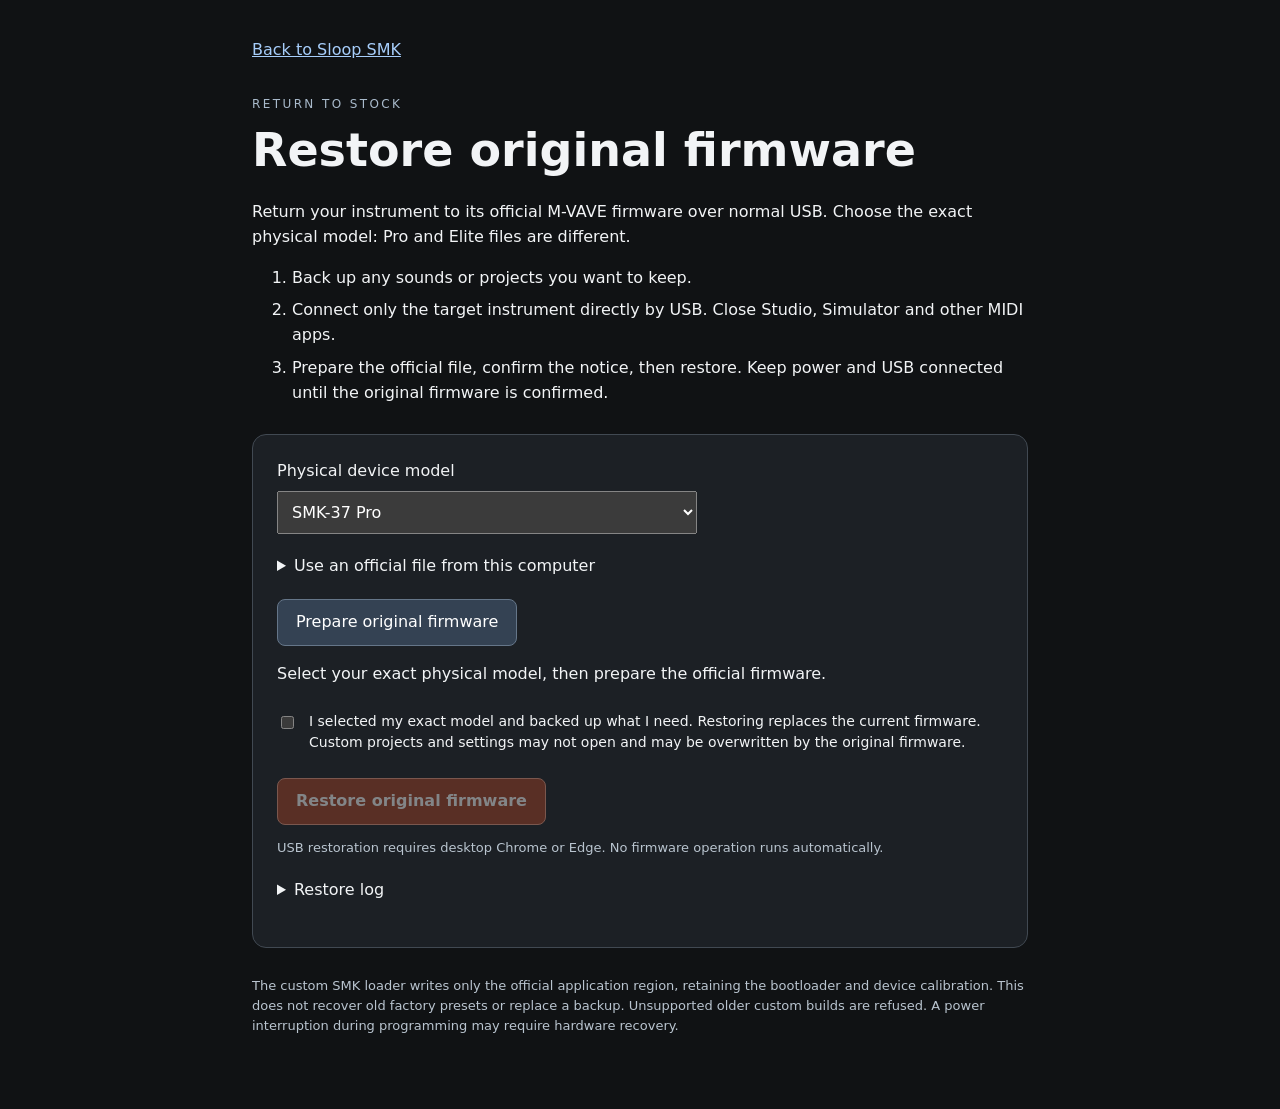
<file: web/restore-stock/index.html>
<!doctype html>
<!-- SPDX-License-Identifier: GPL-3.0-only -->
<html lang="en"><head><meta charset="utf-8"><meta name="viewport" content="width=device-width,initial-scale=1"><title>Restore original firmware</title><link rel="stylesheet" href="style.css"></head>
<body><main><a id="back" href="../">Back to installer</a><p class="eyebrow">RETURN TO STOCK</p><h1>Restore original firmware</h1>
<p>Return your instrument to its official M-VAVE firmware over normal USB. Choose the exact physical model: Pro and Elite files are different.</p>
<ol><li>Back up any sounds or projects you want to keep.</li><li>Connect only the target instrument directly by USB. Close Studio, Simulator and other MIDI apps.</li><li>Prepare the official file, confirm the notice, then restore. Keep power and USB connected until the original firmware is confirmed.</li></ol>
<section><label for="model">Physical device model</label><select id="model"></select>
<details><summary>Use an official file from this computer</summary><p>SMK Pro / Elite 016 downloads automatically. For FM-1, select the unmodified official V15 <code>FM-1.fwsc</code> from M-VAVE. Files are checked locally and are not uploaded.</p><input id="file" type="file" accept=".fwsc" aria-label="Official firmware file"></details>
<button id="prepare">Prepare original firmware</button><p id="status" role="status" aria-live="polite">Loading restore tools...</p>
<label class="notice"><input id="ack" type="checkbox"> I selected my exact model and backed up what I need. Restoring replaces the current firmware. Custom projects and settings may not open and may be overwritten by the original firmware.</label>
<button id="restore" disabled>Restore original firmware</button><p id="browser-note">USB restoration requires desktop Chrome or Edge. No firmware operation runs automatically.</p>
<details><summary>Restore log</summary><pre id="log" aria-live="polite"></pre><button id="save-log">Save log</button></details></section>
<p class="fine">The custom SMK loader writes only the official application region, retaining the bootloader and device calibration. This does not recover old factory presets or replace a backup. Unsupported older custom builds are refused. A power interruption during programming may require hardware recovery.</p>
</main><script type="module" src="app.js?v=restore-compat2"></script></body></html>
</file>
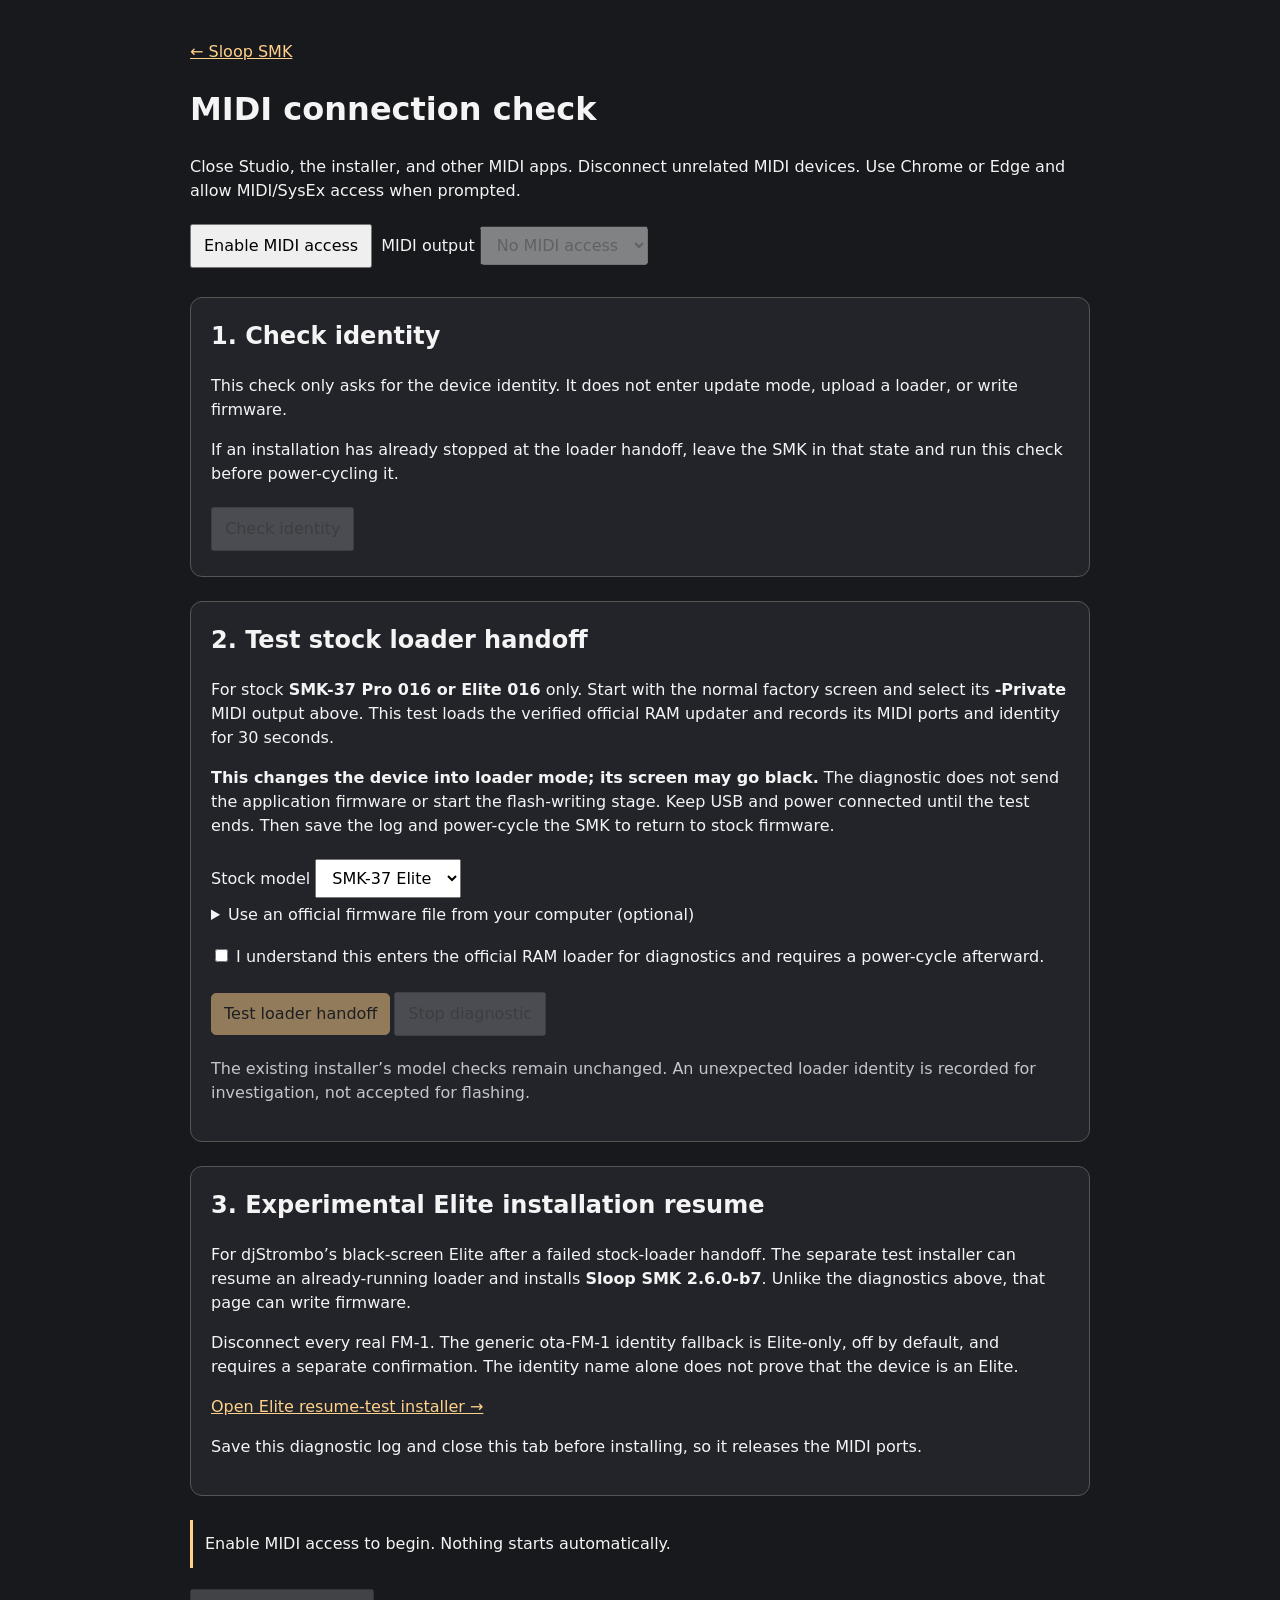
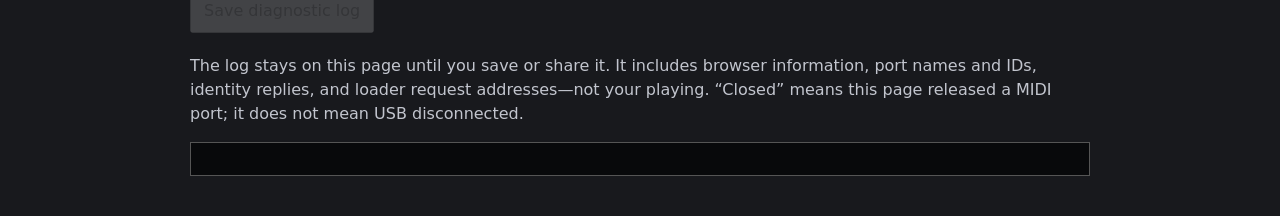
<file: web/midi-diagnostics.html>
<!doctype html>
<html lang="en"><head><meta charset="utf-8"><meta name="viewport" content="width=device-width,initial-scale=1">
<title>Sloop SMK — MIDI connection check</title>
<style>
body{max-width:900px;margin:40px auto;padding:0 20px;background:#18191d;color:#f4f4f4;font:16px/1.5 system-ui}
a{color:#ffd18a}button,select,input{font:inherit}button,select{padding:8px 12px;margin:5px 4px 5px 0}button:disabled{opacity:.5}button:not(:disabled){cursor:pointer}
section{border:1px solid #555;border-radius:12px;padding:20px;margin:24px 0;background:#22242a}h2{margin-top:0}label{display:inline-block}input[type=file]{max-width:100%}.ack{display:block;margin:18px 0}.muted{color:#c2c5ce}#handoff-start{background:#ffd18a;color:#18191d;border:1px solid #ffd18a;border-radius:5px}#status{padding:12px;border-left:3px solid #ffd18a}
pre{background:#08090b;padding:16px;white-space:pre-wrap;overflow-wrap:anywhere;border:1px solid #555;max-height:50vh;overflow:auto}button:focus-visible,select:focus-visible,input:focus-visible{outline:3px solid #7bd9ff;outline-offset:3px}
</style></head><body>
<a href="./">← Sloop SMK</a><h1>MIDI connection check</h1>
<p>Close Studio, the installer, and other MIDI apps. Disconnect unrelated MIDI devices. Use Chrome or Edge and allow MIDI/SysEx access when prompted.</p>
<button id="enable">Enable MIDI access</button>
<label for="output">MIDI output</label> <select id="output" disabled><option>No MIDI access</option></select>
<section aria-labelledby="identity-title"><h2 id="identity-title">1. Check identity</h2>
<p>This check only asks for the device identity. It does not enter update mode, upload a loader, or write firmware.</p>
<p>If an installation has already stopped at the loader handoff, leave the SMK in that state and run this check before power-cycling it.</p>
<button id="probe" disabled>Check identity</button></section>
<section id="handoff" aria-labelledby="handoff-title"><h2 id="handoff-title">2. Test stock loader handoff</h2>
<p>For stock <strong>SMK-37 Pro 016 or Elite 016</strong> only. Start with the normal factory screen and select its <strong>-Private</strong> MIDI output above. This test loads the verified official RAM updater and records its MIDI ports and identity for 30 seconds.</p>
<p><strong>This changes the device into loader mode; its screen may go black.</strong> The diagnostic does not send the application firmware or start the flash-writing stage. Keep USB and power connected until the test ends. Then save the log and power-cycle the SMK to return to stock firmware.</p>
<label for="model">Stock model</label> <select id="model"><option>SMK-37 Elite</option><option>SMK-37 Pro</option></select>
<details><summary>Use an official firmware file from your computer (optional)</summary><p>The test normally downloads the official 016 file from a pinned mirror and verifies its SHA-256. If that download fails, select your original, unmodified .fwsc file here.</p><input id="stock-file" type="file" accept=".fwsc" aria-label="Official stock 016 firmware file"></details>
<label class="ack"><input id="ack" type="checkbox"> I understand this enters the official RAM loader for diagnostics and requires a power-cycle afterward.</label>
<button id="handoff-start" disabled>Test loader handoff</button><button id="stop" disabled>Stop diagnostic</button>
<p class="muted">The existing installer’s model checks remain unchanged. An unexpected loader identity is recorded for investigation, not accepted for flashing.</p></section>
<section><h2>3. Experimental Elite installation resume</h2><p>For djStrombo’s black-screen Elite after a failed stock-loader handoff. The separate test installer can resume an already-running loader and installs <strong>Sloop SMK 2.6.0-b7</strong>. Unlike the diagnostics above, that page can write firmware.</p><p>Disconnect every real FM-1. The generic ota-FM-1 identity fallback is Elite-only, off by default, and requires a separate confirmation. The identity name alone does not prove that the device is an Elite.</p><a href="elite-resume.html?public#install">Open Elite resume-test installer →</a><p>Save this diagnostic log and close this tab before installing, so it releases the MIDI ports.</p></section>
<p id="status" role="status">Enable MIDI access to begin. Nothing starts automatically.</p>
<button id="save" disabled>Save diagnostic log</button>
<p class="muted">The log stays on this page until you save or share it. It includes browser information, port names and IDs, identity replies, and loader request addresses—not your playing. “Closed” means this page released a MIDI port; it does not mean USB disconnected.</p>
<pre id="log" aria-label="Diagnostic log"></pre>
<script type="module" src="elite-test/midi-diagnostics-page.js?v=elite-handoff2"></script>
</body></html>
</file>
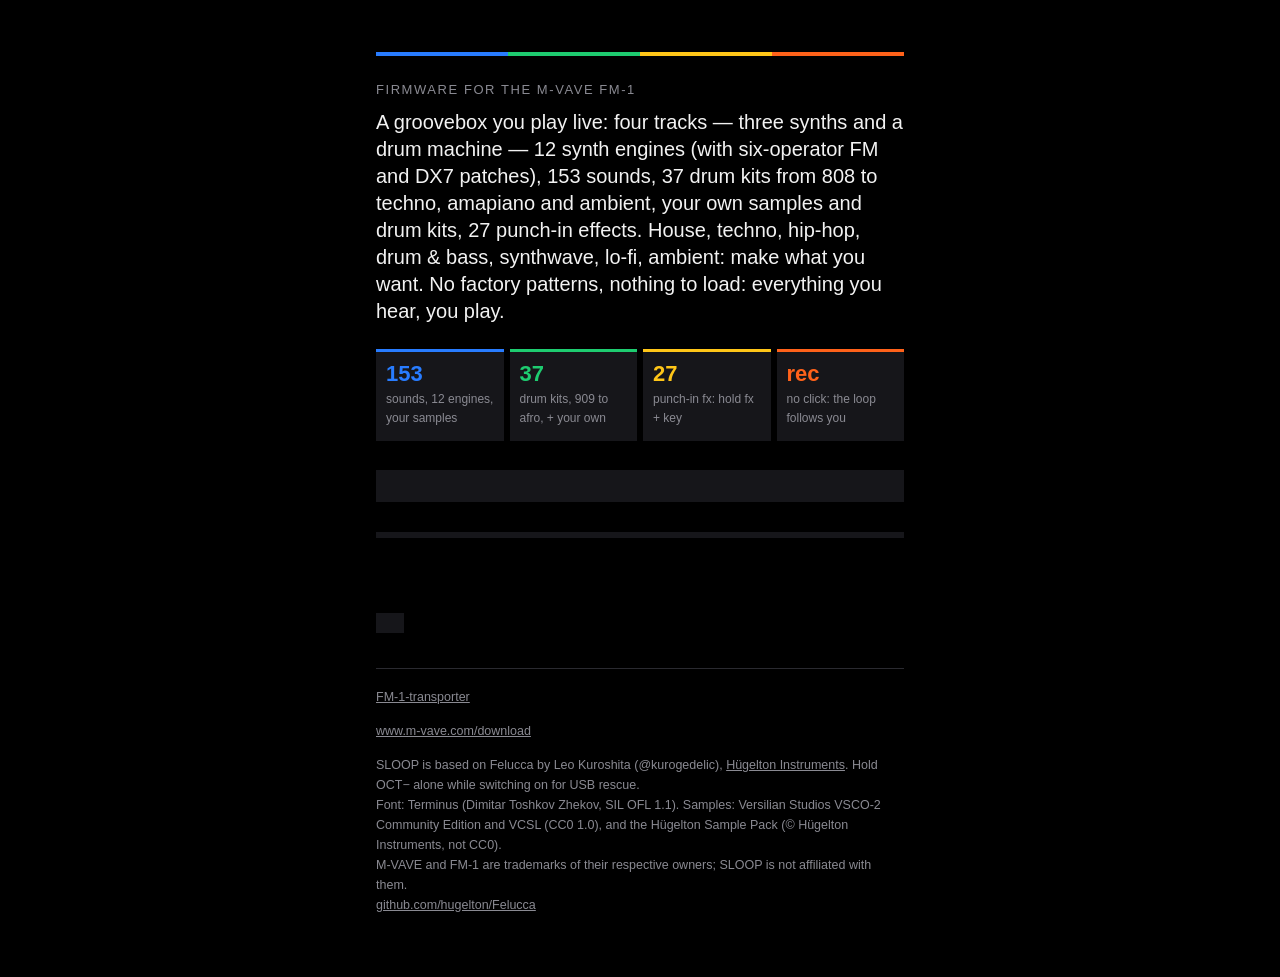
<file: sloop/web/index_pkg.html>
<!doctype html>
<!-- SPDX-License-Identifier: GPL-3.0-only
     Copyright (C) 2026 Leo Kuroshita (@kurogedelic), Hügelton Instruments -->
<html lang="en">
<head>
<meta charset="utf-8">
<meta name="viewport" content="width=device-width, initial-scale=1">
<title>SLOOP installer</title>
<!--PWA--><link rel="manifest" href="../sloop.webmanifest"><meta name="theme-color" content="#000000"><link rel="icon" href="../icon-192.png"><!--/PWA-->
<style>
  :root { --bg: #000; --fg: #f2f2f2; --dim: #8a8a92; --tile: #16161a; --line: #2a2a30;
          --blue: #287cff; --green: #1ecc70; --yellow: #ffc618; --orange: #ff621a; --red: #ff2c34; }
  :root[data-theme="light"] { --bg: #f4f4f2; --fg: #111; --dim: #666; --tile: #e6e6e2; --line: #d0d0cc; }
  * { box-sizing: border-box; }
  body { margin: 0; background: var(--bg); color: var(--fg);
         font: 15px/1.6 "Helvetica Neue", -apple-system, BlinkMacSystemFont, Arial, sans-serif; }
  main { max-width: 560px; margin: 0 auto; padding: 32px 16px 48px; }
  .top { display: flex; align-items: center; justify-content: space-between; gap: 12px; }
  .logo svg { display: block; width: 220px; height: auto; }
  .logo rect:first-child { fill: transparent; }
  .lang { font-size: 12px; color: var(--dim); cursor: pointer; text-decoration: underline; background: none;
          border: 0; padding: 0; text-transform: lowercase; }
  .strip { display: flex; height: 4px; margin: 20px 0 24px; }
  .strip i { flex: 1; } .strip i:nth-child(1) { background: var(--blue); } .strip i:nth-child(2) { background: var(--green); }
  .strip i:nth-child(3) { background: var(--yellow); } .strip i:nth-child(4) { background: var(--orange); }
  h1 { font-size: 13px; font-weight: 500; letter-spacing: .12em; text-transform: uppercase; color: var(--dim); margin: 0 0 8px; }
  .lead { font-size: 20px; line-height: 1.35; margin: 0 0 24px; }
  .tiles { display: grid; grid-template-columns: repeat(4, 1fr); gap: 6px; margin: 0 0 28px; }
  .tile { background: var(--tile); padding: 10px 10px 12px; border-top: 3px solid var(--c); min-height: 92px; }
  .tile b { display: block; font-size: 22px; font-weight: 600; color: var(--c); line-height: 1.1; }
  .tile span { display: block; font-size: 12px; color: var(--dim); text-transform: lowercase; margin-top: 4px; }
  p { margin: 0 0 14px; }
  button#go { font: 600 15px/1 inherit; font-family: inherit; background: var(--orange); color: #000; border: 0;
              padding: 16px 0; width: 100%; cursor: pointer; letter-spacing: .08em; text-transform: uppercase; }
  button#go:disabled { background: var(--tile); color: var(--dim); cursor: default; }
  #status { margin-top: 14px; min-height: 1.6em; font-variant-numeric: tabular-nums; }
  .small { color: var(--dim); font-size: 12.5px; }
  .small a, a { color: inherit; }
  progress { -webkit-appearance: none; appearance: none; width: 100%; height: 6px; margin-top: 16px; border: 0; background: var(--tile); }
  progress::-webkit-progress-bar { background: var(--tile); }
  progress::-webkit-progress-value { background: var(--orange); }
  progress::-moz-progress-bar { background: var(--orange); }
  pre { color: var(--dim); font-size: 11px; white-space: pre-wrap; margin-top: 12px; max-height: 160px; overflow: auto; }
  hr { border: 0; border-top: 1px solid var(--line); margin: 28px 0 18px; }
  [hidden] { display: none !important; }
  button.ed { font: inherit; color: var(--fg); border: 0; cursor: pointer; }
  .ed { display: inline-block; margin: 8px 0 0; padding: 10px 14px; background: var(--tile); text-decoration: none; }
  details { margin: 22px 0 0; } summary { cursor: pointer; font-weight: 600; }
  button#stock-go { font: 600 14px/1 inherit; font-family: inherit; background: var(--tile); color: var(--fg); border: 1px solid var(--line);
                    padding: 12px 16px; cursor: pointer; }
  button#stock-go:disabled { color: var(--dim); cursor: default; }
  @media (max-width: 420px) { .tiles { grid-template-columns: repeat(2, 1fr); } .logo svg { width: 170px; } }
</style>
</head>
<body>
<main>
  <div class="top"><div class="logo"><!--LOGO--></div><button class="lang" id="lang"></button></div>
  <div class="strip"><i></i><i></i><i></i><i></i></div>
  <!--STUDIO_GUIDE-->
  <!--BANNER-->
  <h1>Firmware for the M-VAVE FM-1</h1>
  <p class="lead">A groovebox you play live: four tracks — three synths and a drum machine — 12 synth engines (with six-operator FM and DX7 patches), 153 sounds, 37 drum kits from 808 to techno, amapiano and ambient, your own samples and drum kits, 27 punch-in effects. House, techno, hip-hop, drum &amp; bass, synthwave, lo-fi, ambient: make what you want. No factory patterns, nothing to load: everything you hear, you play.</p>
  <div class="tiles">
    <div class="tile" style="--c: var(--blue)"><b>153</b><span>sounds, 12 engines, your samples</span></div>
    <div class="tile" style="--c: var(--green)"><b>37</b><span>drum kits, 909 to afro, + your own</span></div>
    <div class="tile" style="--c: var(--yellow)"><b>27</b><span>punch-in fx: hold fx + key</span></div>
    <div class="tile" style="--c: var(--orange)"><b>rec</b><span>no click: the loop follows you</span></div>
  </div>
  <p data-t="intro"></p>
  <p data-t="warn"></p>
  <p><button id="go" disabled data-t="install"></button></p>
  <progress id="bar" max="100" value="0"></progress>
  <p id="status"></p>
  <pre id="log"></pre>
  <a class="ed" href="../editor/" data-t="editor"></a>
  <p class="small"><a href="../editor/sloop-editor.html" download="sloop-editor.html" data-t="edOffline"></a></p>
  <p><button id="app" class="ed" hidden data-t="appInstall"></button></p>
  <hr>
  <p class="small" data-t="direct"></p>
  <p class="small" data-t="beta"></p>
  <p class="small"><span data-t="brick"></span>
    <a href="https://github.com/kurogedelic/FM-1-transporter" target="_blank" rel="noopener">FM-1-transporter</a></p>
  <p class="small" data-t="back"></p>
  <p class="small"><a href="https://www.m-vave.com/download" target="_blank" rel="noopener">www.m-vave.com/download</a></p>
  <p class="small">SLOOP is based on Felucca by Leo Kuroshita (@kurogedelic), <a href="https://hugelton.com" target="_blank" rel="noopener">Hügelton Instruments</a>.
    Hold OCT− alone while switching on for USB rescue.<br>
    Font: Terminus (Dimitar Toshkov Zhekov, SIL OFL 1.1). Samples: Versilian Studios VSCO-2 Community Edition and VCSL (CC0 1.0), and the Hügelton Sample Pack (© Hügelton Instruments, not CC0).<br>
    M-VAVE and FM-1 are trademarks of their respective owners; SLOOP is not affiliated with them.<br>
    <span data-t="license"></span> <a href="https://github.com/hugelton/Felucca" target="_blank" rel="noopener">github.com/hugelton/Felucca</a></p>
</main>
<script type="module">
/*LIB*/
const $ = (id) => document.getElementById(id);
const TEXT = {
  ja: {
    intro: "FM-1 を USB で接続してください。（Chrome か Edge で使えます）",
    warn: "書き込み中は USB を抜かないでください。",
    install: "インストール", other: "English",
    editor: "エディタ（インストール後、パソコンから音色やシーケンスを編集）",
    edOffline: "エディタをダウンロード（パソコンでインターネットなしで使う：ファイルを Chrome / Edge で開く）",
    appInstall: "アプリとしてインストール（エディタとインストーラーがオフラインで使える・Android も）",
    direct: "USB ケーブルはパソコンに直接つないでください。Probe や Transporter などの機材は不要です。",
    brick: "万一インストールに失敗して起動しなくなった場合は、復旧に Transporter が必要です:",
    beta: "これはベータ版で、不安定な場合があります。このカスタムファームウェアを使ったことで FM-1 が壊れたり不具合が起きたりしても、作者は一切の責任を負いません。自己責任でお使いください。",
    back: "公式ファームウェアに戻すには、M-VAVE 公式のアップデーター M-UPGRADE（Downloads → PC Software → M-UPGRADE）と公式ファームウェア（PC Firmware → FM-1 V15）が必要です。",
    nomidi: "このブラウザでは使えません。Chrome か Edge で開いてください。", loadfail: "読み込めませんでした: ",
    start: "開始します", verify: "確認中", loader: "書き込みモードに切り替え中", write: "書き込み中",
    reboot: "再起動中", done: "完了しました", stopped: "途中で止まりました。USB を挿し直してもう一度押してください。",
    error: "エラー: ",
    denied: "MIDI（SysEx）の使用が許可されませんでした。アドレスバーのサイト設定で MIDI を許可して、もう一度押してください。",
    notfound: "FM-1 が見つかりません。USB ケーブル（データ通信用か）を確かめ、MIDI を使う他のアプリを閉じてから、もう一度押してください。",
    model: "接続されている機器は FM-1 ではありません。",
    lost: "USB の接続が切れました。挿し直してもう一度押してください。",
    noloader: "書き込みモードの FM-1 が見つかりません。USB を挿し直してもう一度押してください（終わるまで書き込みモードのままです）。",
    noreturn: "FM-1 が戻ってきません。電源を入れ直してください。",
    mismatch: "書き込みは終わりましたが、FM-1 が別のバージョンを報告しています: ",
    foreign: "FM-1 は別のファームウェアの書き込みモードです。そのアップデーター（M-UPGRADE）で書き込みを終えてから、もう一度インストールしてください: ",
    badpkg: "インストールするファイルが壊れています。ページを再読み込みしてください。",
    leave: "書き込み中です。ページを閉じないでください。",
    license: "GPL-3.0、無保証。ソース:",
    stockTitle: "公式ファームウェア（V15）に戻す",
    stockHelp: "M-VAVE のサイトから公式の FM-1 V15 をダウンロードし、中の FM-1.fwsc（変更していないもの）を選んでください。ファイルはこのブラウザの中で確認され、どこにも送られません。",
    stockBackup: "公式ファームウェアは SLOOP の曲・プロジェクト・サンプルを開けません。先にエディタでバックアップを保存してください（Projects → Backup）。SLOOP を入れ直せば、エディタから復元できます。",
    stockEditor: "エディタを開いてバックアップする", stockSaved: "バックアップをパソコンに保存しました",
    stockFile: "公式の FM-1.fwsc", stockGo: "公式 V15 をインストール",
    stockValid: "公式 V15 を確認しました", stockBad: "公式 V15 ではありません: ",
    stockConfirm: "FM-1 に公式 V15 をインストールします。SLOOP の曲は公式ファームウェアでは開けません。バックアップは保存しましたか？",
    stockFinish: "FM-1 は SLOOP の書き込みモードです。先に「インストール」で SLOOP の書き込みを終えてから、公式 V15 に戻してください。",
    back: "公式ファームウェアに戻すには、M-VAVE 公式のアップデーター M-UPGRADE（Downloads → PC Software → M-UPGRADE）と公式ファームウェアを使ってください。FM-1 が見つからない場合は、MIDI を使う他のアプリとブラウザのタブを閉じてください。",
  },
  en: {
    intro: "Connect the FM-1 by USB. (Works in Chrome or Edge.)",
    warn: "Do not unplug the USB cable while writing.",
    install: "Install", other: "日本語",
    editor: "Editor (after installing: edit sounds and sequences from the computer)",
    edOffline: "Download the editor to use it without internet on a computer (open the file in Chrome or Edge)",
    appInstall: "Install the app (the editor and the installer offline, Android too)",
    direct: "Connect the USB cable directly to the computer. No probe or Transporter is needed.",
    brick: "If an install fails and the FM-1 no longer starts, recovering it needs a Transporter:",
    beta: "This is a beta and may be unstable. The author accepts no responsibility if your FM-1 is damaged or misbehaves because of this custom firmware. Use it at your own risk.",
    back: "To go back to the official firmware you need M-VAVE's official updater, M-UPGRADE (Downloads → PC Software → M-UPGRADE), and the official firmware (PC Firmware → FM-1 V15).",
    nomidi: "This browser cannot do it. Open the page in Chrome or Edge.", loadfail: "Could not load: ",
    start: "Starting", verify: "Verifying", loader: "Switching to update mode", write: "Writing",
    reboot: "Restarting", done: "Done", stopped: "Stopped. Replug the USB cable and press Install again.",
    error: "Error: ",
    denied: "MIDI (SysEx) access was not allowed. Allow MIDI in the site settings (address bar) and press Install again.",
    notfound: "FM-1 not found. Check the USB cable (a data cable), close other apps that use MIDI, and press Install again.",
    model: "The connected device is not an FM-1.",
    lost: "The USB connection was lost. Replug it and press Install again.",
    noloader: "The FM-1 in update mode was not found. Replug the USB cable and press Install again (it stays in update mode until it is finished).",
    noreturn: "The FM-1 did not come back. Power-cycle it.",
    mismatch: "Written, but the FM-1 reports another version: ",
    foreign: "The FM-1 is in the update mode of another firmware. Finish that update with its own updater (M-UPGRADE), then press Install again: ",
    badpkg: "The file to install is damaged. Reload the page.",
    leave: "Writing. Do not close the page.",
    license: "GPL-3.0, no warranty. Source:",
    stockTitle: "Return to the official firmware (V15)",
    stockHelp: "Download the official FM-1 V15 from M-VAVE and select the FM-1.fwsc inside it, unmodified. The file is checked in this browser; it is not sent anywhere.",
    stockBackup: "The official firmware cannot open SLOOP's music, projects or samples. Save a backup with the editor first (Projects → Backup); reinstall SLOOP and restore it from the editor whenever you want them back.",
    stockEditor: "Open the editor to back up", stockSaved: "I saved a backup on this computer",
    stockFile: "The official FM-1.fwsc", stockGo: "Install the official V15",
    stockValid: "Official V15 verified", stockBad: "Not the official V15: ",
    stockConfirm: "Install the official V15 on the FM-1? The official firmware cannot open SLOOP's music. Did you save a backup?",
    stockFinish: "The FM-1 is in SLOOP's update mode. Press Install to finish the SLOOP update first, then return to the official V15.",
    back: "To return to the official firmware, use M-VAVE's own updater, M-UPGRADE (Downloads → PC Software → M-UPGRADE), with the official firmware from M-VAVE. If it does not find the FM-1, close every other app and browser tab that uses MIDI.",
  },
};
let lang = (navigator.language || "en").toLowerCase().startsWith("ja") ? "ja" : "en";
const t = (k) => TEXT[lang][k];
let lastKey = null, lastArg = "";
function applyLang() {
  document.documentElement.lang = lang;
  document.querySelectorAll("[data-t]").forEach((e) => { e.textContent = t(e.dataset.t); });
  $("lang").textContent = t("other");
  if (lastKey) $("status").textContent = t(lastKey) + lastArg;
}
$("lang").addEventListener("click", () => { lang = lang === "ja" ? "en" : "ja"; applyLang(); });
applyLang();
/* the site without internet (SLOOP 2.6, webapp/sw.js): opened once online, the installer, the firmware and the
 * editor work offline too, still on https (Android: a downloaded file opens as content://, where Chrome refuses MIDI) */
if ("serviceWorker" in navigator && /^https?:$/.test(location.protocol))
  navigator.serviceWorker.register("../sw.js").catch(() => {});
{
  let ask = null;
  window.addEventListener("beforeinstallprompt", (e) => { e.preventDefault(); ask = e; $("app").hidden = false; });
  window.addEventListener("appinstalled", () => { ask = null; $("app").hidden = true; });
  $("app").addEventListener("click", async () => {
    if (!ask) return;
    ask.prompt();
    await ask.userChoice.catch(() => {});
    ask = null;
    $("app").hidden = true;
  });
}
const sayK = (k, arg = "") => { lastKey = k; lastArg = arg; $("status").textContent = t(k) + arg; };
const say = (txt) => { lastKey = null; $("status").textContent = txt; };
const log = (t) => { $("log").textContent += t + "\n"; };
let image = null;
const meta = /*META*/;

let writing = false;
const lockAll = (on) => {
  writing = on;
  $("go").disabled = on || !image;
};
window.addEventListener("beforeunload", (e) => { if (writing) { e.preventDefault(); e.returnValue = t("leave"); } });

(async () => {
  if (!navigator.requestMIDIAccess) { sayK("nomidi"); return; }
  try {
    /* (2.7) never the browser's old copy: a new build keeps the file's name (sloop-2.7.fwsc), and a copy kept from the
       build before is "damaged" here. no-cache asks the server first; a mismatch is fetched once more, bypassing the cache */
    const sha = async (pkg) => [...new Uint8Array(await crypto.subtle.digest("SHA-256", pkg))].map((b) => b.toString(16).padStart(2, "0")).join("");
    const get = async (cache) => {
      const r = await fetch(meta.pkg, { cache });
      if (!r.ok) throw new Error(`${meta.pkg}: HTTP ${r.status}`);
      return new Uint8Array(await r.arrayBuffer());
    };
    const check = meta.sha256 && self.crypto && crypto.subtle;
    let pkg = await get("no-cache");
    if (check && (await sha(pkg)) !== meta.sha256) pkg = await get("reload");
    if (productOf(pkg) !== meta.product) { sayK("badpkg"); return; }
    if (check) {                                       /* a damaged download is never offered (the loader checks its CRC too) */
      const h = await sha(pkg);
      if (h !== meta.sha256) { sayK("badpkg"); log(`sha256 ${h}, expected ${meta.sha256}`); return; }
    }
    image = logicalImage(pkg);
    say(`SLOOP ${meta.version}`);
    lockAll(writing);
  } catch (e) { sayK("loadfail", e.message); }
})();

const total = 74 + 1179;                           /* reads: step 1, step 2 (head + app area, SLOOP 2.0 loader) */
const step = (k, a) => {
  log(`${k} ${a ?? ""}`);
  if (k === "start") sayK("start");
  if (k === "verify") { sayK("verify"); $("bar").value = Math.min(100, (a / total) * 100); }
  if (k === "loader") sayK("loader");
  if (k === "write") { sayK("write"); $("bar").value = Math.min(100, ((74 + a) / total) * 100); }
  if (k === "reboot") sayK("reboot");
  if (k === "done") { $("bar").value = 100; sayK("done"); }
};
const failed = (e) => {
  if (e && e.code && TEXT[lang][e.code]) sayK(e.code, e.detail || "");
  else sayK("error", e && e.message);
  log(String(e && e.stack || e));
};

$("go").addEventListener("click", async () => {
  if (writing) return;
  lockAll(true);
  let midi;
  try { midi = await navigator.requestMIDIAccess({ sysex: true }); }
  catch (e) { sayK("denied"); lockAll(false); return; }
  try {
    const up = new Updater(midi, log);
    const ota = await up.find((id) => /^ota-/i.test(id.model), true);
    if (ota) {
      ota.link.close();
      sayK((await up.resume(image, step)) ? "done" : "stopped");
    } else {
      await up.install(image, meta.product, step);
    }
  } catch (e) { failed(e); }
  lockAll(false);
});

/* Returning to the official firmware is done with M-VAVE's own updater (M-UPGRADE): the in-browser
   revert was removed because it is not reliable on every system. The note under "stockTitle" points there. */
</script>
</body>
</html>
</file>
<file: web/restore-stock/style.css>
:root{color-scheme:dark;font:16px/1.55 system-ui,sans-serif;background:#101214;color:#f2f4f6}*{box-sizing:border-box}body{margin:0}main{max-width:820px;margin:auto;padding:38px 22px 60px}a{color:#a6cdfa}h1{font-size:clamp(30px,6vw,46px);line-height:1.1;margin:12px 0 24px}.eyebrow{font-size:12px;letter-spacing:.2em;margin-top:32px;color:#a9bacb}section{margin:28px 0;padding:24px;background:#1c2025;border:1px solid #414952;border-radius:14px}label,select{display:block}select,input,button{font:inherit}select{padding:10px;width:100%;max-width:420px;margin:8px 0 20px}button{padding:10px 18px;border:1px solid #657689;border-radius:8px;background:#344253;color:#fff;cursor:pointer}#restore{background:#a44226;border-color:#ed9b81;font-weight:700}button:disabled{opacity:.45;cursor:not-allowed}.notice{display:flex;gap:12px;margin:24px 0;font-size:14px;align-items:flex-start}.notice input{margin-top:5px}details{margin:20px 0}summary{cursor:pointer}pre{white-space:pre-wrap;overflow-wrap:anywhere;max-height:300px;overflow:auto;background:#111;padding:14px;font:12px/1.5 monospace}.fine,#browser-note{font-size:13px;color:#b9c4cf}li{margin:8px 0}:focus-visible{outline:3px solid #a6cdfa;outline-offset:3px}
</file>
